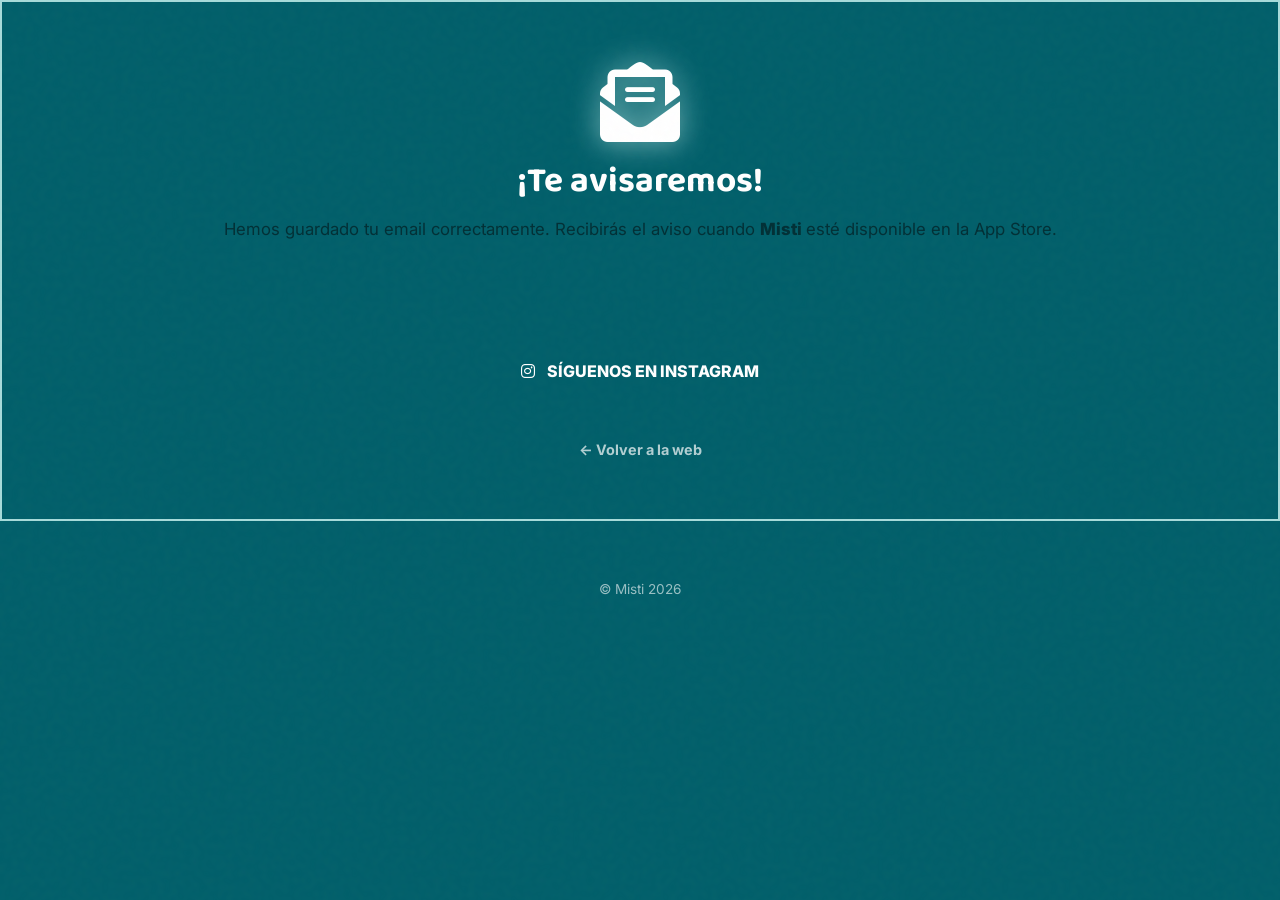
<file: gracias.html>
<!DOCTYPE html>
<html lang="es">
<head>
    <meta charset="UTF-8">
    <meta name="viewport" content="width=device-width, initial-scale=1.0">
    <title>¡Apuntado para iOS! | Misti</title>
    <link rel="icon" type="image/png" href="img/favicon.png">
    <link rel="stylesheet" href="style.css">
    <link href="https://fonts.googleapis.com/css2?family=Baloo+2:wght@600;800&family=Inter:wght@400;700;800&display=swap" rel="stylesheet">
    <link rel="stylesheet" href="https://cdnjs.cloudflare.com/ajax/libs/font-awesome/6.0.0/css/all.min.css">
    
    <style>
        /* AJUSTES CRÍTICOS PARA LECTURA */
        .success-card {
            text-align: center;
            padding: 60px 30px !important;
            border: 2px solid var(--primary-light) !important;
        }

        .success-icon {
            font-size: 5rem;
            color: var(--primary);
            filter: drop-shadow(0 0 15px rgba(167, 219, 218, 0.8));
            animation: popIn 0.6s cubic-bezier(0.175, 0.885, 0.32, 1.275);
            margin-bottom: 20px;
        }

        @keyframes popIn {
            0% { transform: scale(0); opacity: 0; }
            100% { transform: scale(1); opacity: 1; }
        }

        .thanks-title {
            font-family: 'Baloo 2', cursive;
            font-size: 2.2rem;
            color: var(--primary); /* Verde oscuro sobre blanco */
            margin-bottom: 15px;
            line-height: 1.1;
        }

        .thanks-p {
            /* FORZAMOS COLOR OSCURO PARA QUE SE LEA */
            color: #002f35 !important; 
            font-size: 1.05rem;
            line-height: 1.6;
            margin-bottom: 30px;
        }

        .highlight-text {
            color: var(--primary);
            font-weight: 800;
        }

        /* Botón de Instagram */
        .btn-instagram {
            display: flex;
            align-items: center;
            justify-content: center;
            gap: 12px;
            background: var(--primary);
            color: white !important;
            padding: 18px;
            border-radius: 18px;
            text-decoration: none;
            font-weight: 800;
            text-transform: uppercase;
            margin-bottom: 20px;
            transition: all 0.3s ease;
        }

        .btn-instagram:hover {
            transform: translateY(-3px);
            box-shadow: 0 10px 20px rgba(0, 95, 106, 0.2);
        }

        .btn-back-home {
            display: inline-block;
            color: var(--primary);
            text-decoration: none;
            font-weight: 700;
            font-size: 0.9rem;
            opacity: 0.7;
        }

        /* La onda de voz en esta página debe ser oscura */
        .voice-wave span {
            background: var(--primary) !important;
        }
    </style>
</head>
<body>

    <div class="noise"></div>

    <main class="container">
        <div class="waitlist-card success-card">
            <div class="success-icon-wrapper">
                <i class="fas fa-envelope-open-text success-icon"></i> </div>

            <h1 class="thanks-title">¡Te avisaremos!</h1>
            
            <p class="thanks-p">
                Hemos guardado tu email correctamente. Recibirás el aviso cuando <span class="highlight-text">Misti </span> esté disponible en la App Store.
            </p>

            <div class="voice-wave" style="margin-bottom: 35px;">
                <span></span><span></span><span></span><span></span><span></span>
            </div>

            <div class="action-buttons">
                <a href="https://www.instagram.com/mistiappoficial/" target="_blank" class="btn-instagram">
                    <i class="fab fa-instagram"></i> Síguenos en instagram
                </a>
                <br>
                <a href="index.html" class="btn-back-home">← Volver a la web</a>
            </div>
        </div>

        <footer class="footer">
            <div class="legal-footer" style="color: white; opacity: 0.6;">
                © Misti 2026
            </div>
        </footer>
    </main>

</body>
</html>
</file>
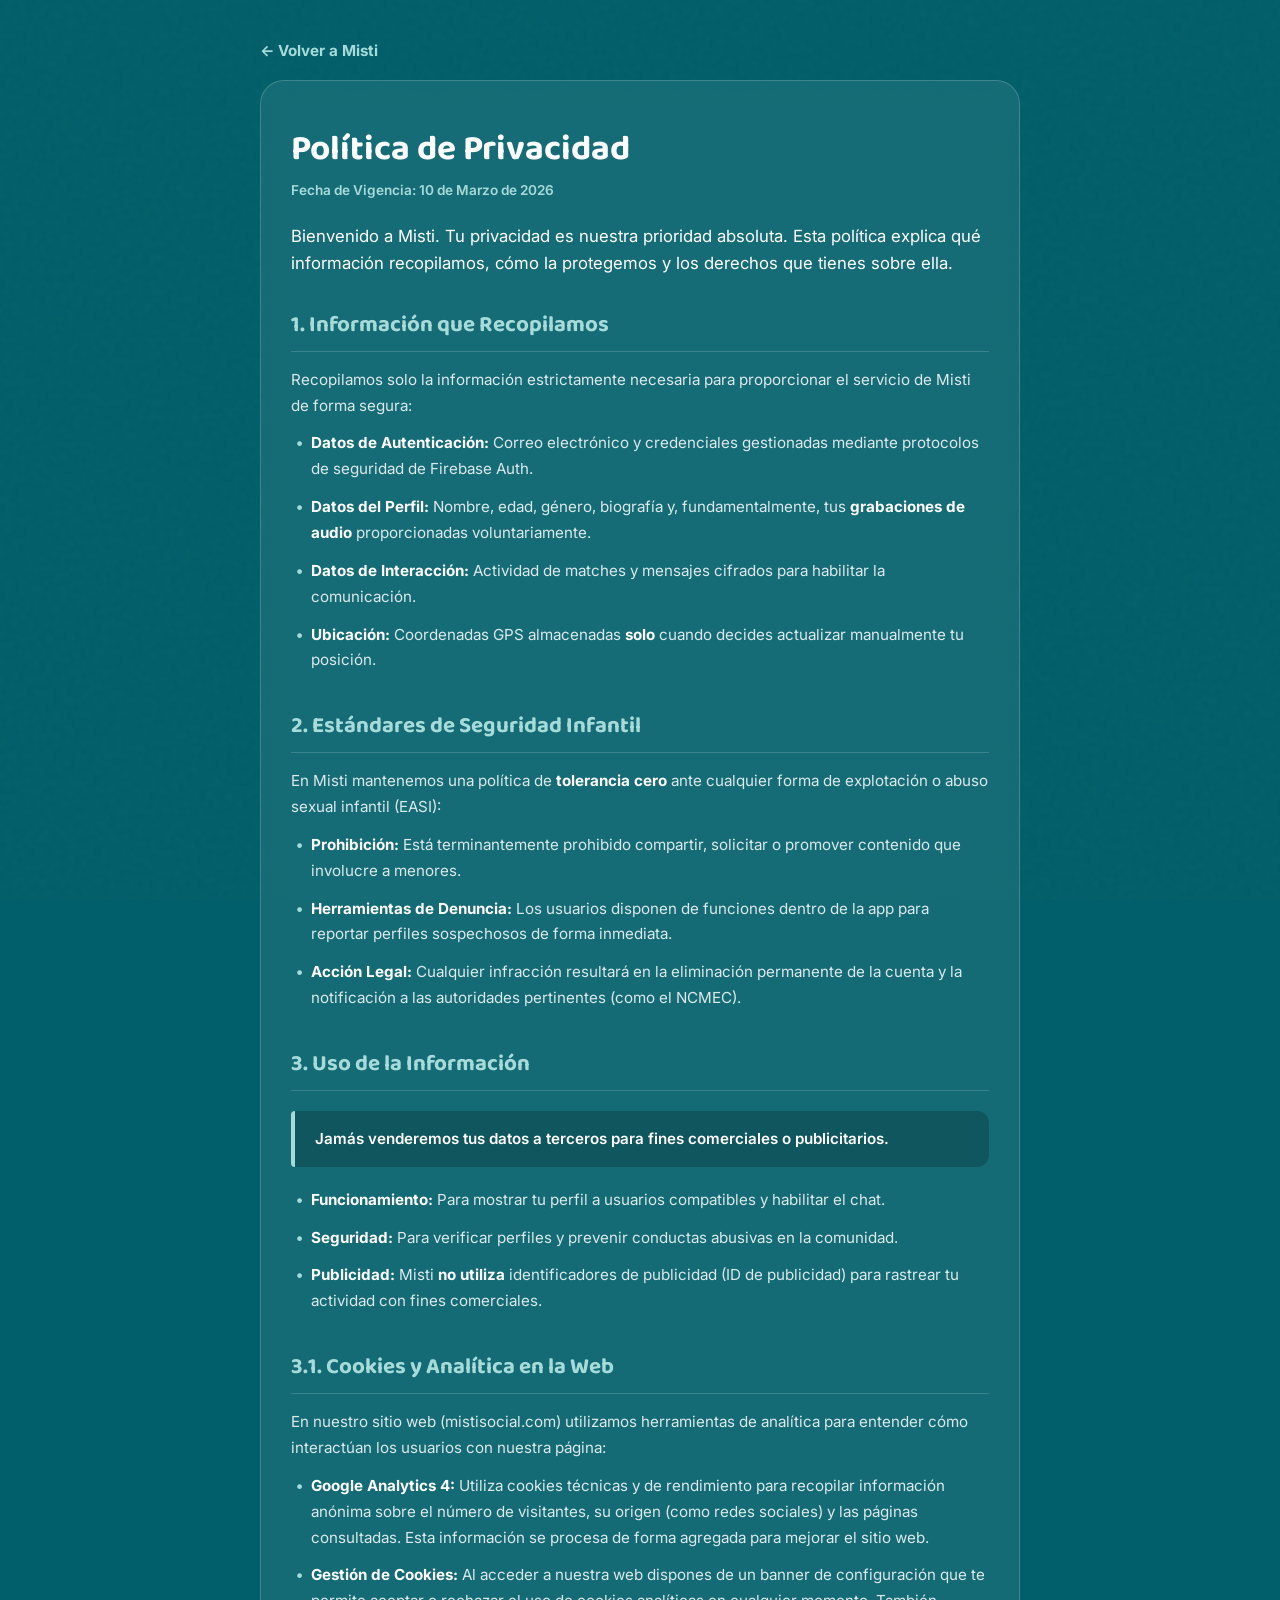
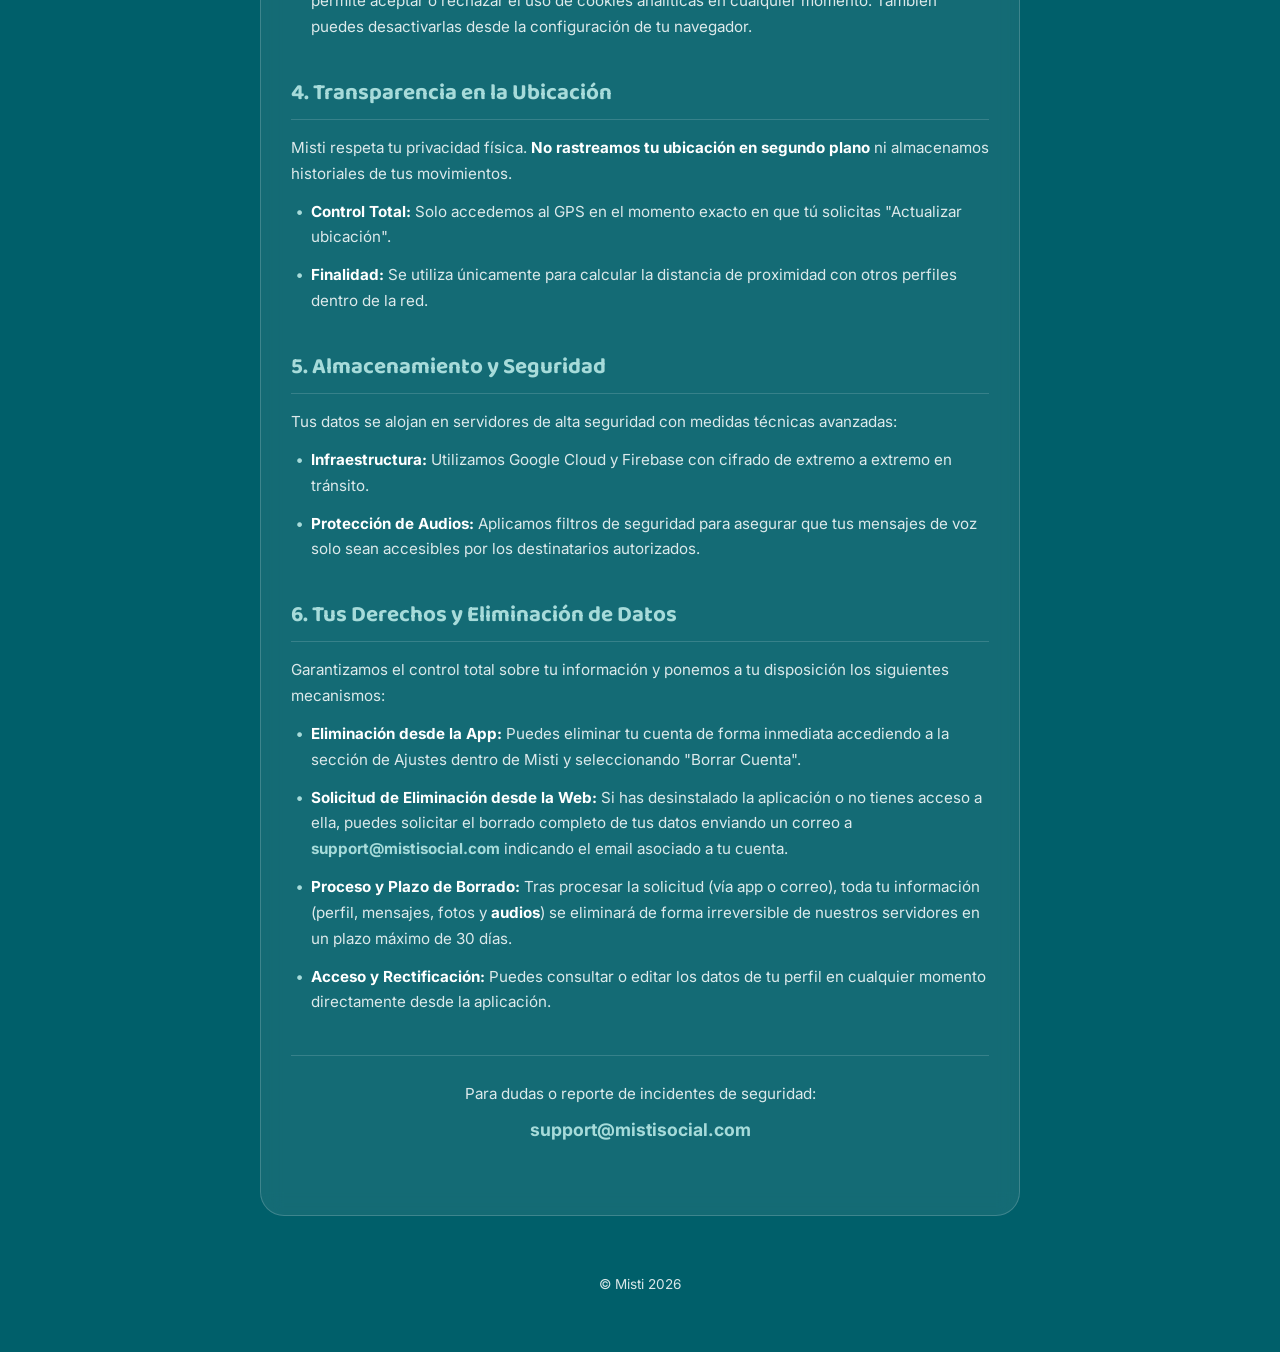
<file: privacidad.html>
<!DOCTYPE html>
<html lang="es">
<head>
    <meta charset="UTF-8">
    <meta name="viewport" content="width=device-width, initial-scale=1.0">
    <title>Política de Privacidad | Misti</title>
    <link rel="icon" type="image/png" href="img/favicon.png">
    <link rel="stylesheet" href="style.css">
    <link href="https://fonts.googleapis.com/css2?family=Baloo+2:wght@600;800&family=Inter:wght@400;700;800&display=swap" rel="stylesheet">
    <style>
        /* Alineación y centrado del contenedor legal */
        .legal-wrapper {
            max-width: 800px;
            margin: 0 auto;
            padding: 40px 20px;
            position: relative;
            z-index: 2;
        }

        .legal-card { 
            text-align: left; 
            background: rgba(255, 255, 255, 0.08);
            border: 1px solid var(--card-border);
            backdrop-filter: blur(10px);
            border-radius: 24px;
            padding: 40px 30px;
            margin: 0 auto; 
        }

        .legal-card h1 { 
            font-family: 'Baloo 2', cursive; 
            color: #ffffff; 
            font-size: 2.2rem; 
            margin-bottom: 5px; 
        }

        .effective-date { 
            color: var(--primary-light); 
            font-size: 0.85rem; 
            margin-bottom: 25px; 
            display: block; 
            font-weight: 600;
        }

        .legal-intro {
            color: #ffffff;
            font-size: 1.05rem;
            line-height: 1.6;
            margin-bottom: 30px;
        }
        /* Estilos personalizados para enlaces dentro de las secciones legales */
        .legal-section a {
            color: var(--primary-light);
            text-decoration: none;
            font-weight: 700;
            transition: opacity 0.2s ease;
        }

        .legal-section a:hover {
            opacity: 0.8;
            text-decoration: underline;
        }

        .legal-section { margin-bottom: 35px; }
        
        .legal-section h2 { 
            font-family: 'Baloo 2', cursive; 
            color: var(--primary-light); 
            font-size: 1.4rem; 
            margin-bottom: 15px; 
            border-bottom: 1px solid rgba(255, 255, 255, 0.15);
            padding-bottom: 8px;
        }
        
        .legal-section p, .legal-section li { 
            color: var(--text-muted); 
            font-size: 0.95rem; 
            line-height: 1.7; 
            margin-bottom: 12px;
        }
        
        .legal-section ul { padding-left: 20px; list-style-type: none; }
        .legal-section ul li::before {
            content: "•";
            color: var(--primary-light);
            font-weight: bold;
            display: inline-block;
            width: 1em;
            margin-left: -1em;
        }

        .highlight-box {
            background: rgba(0, 0, 0, 0.2);
            border-left: 4px solid var(--primary-light);
            padding: 15px 20px;
            margin: 20px 0;
            border-radius: 4px 12px 12px 4px;
        }

        .highlight-box p {
            color: #ffffff !important;
            font-weight: 600;
        }

        .back-link { 
            display: inline-block; 
            color: var(--primary-light); 
            text-decoration: none; 
            font-weight: 700; 
            margin-bottom: 20px; 
            font-size: 0.95rem; 
            transition: transform 0.2s ease;
        }
        .back-link:hover { 
            text-decoration: underline; 
            transform: translateX(-3px);
        }
        
        strong { color: #ffffff; font-weight: 700; }
        .contact-email { color: var(--primary-light); font-size: 1.1rem; }
    </style>
</head>
<body>

    <div class="noise"></div>

    <main class="legal-wrapper">
        <a href="index.html" class="back-link">← Volver a Misti</a>
        
        <article class="legal-card">
            <h1>Política de Privacidad</h1>
            <span class="effective-date">Fecha de Vigencia: 10 de Marzo de 2026</span>

            <p class="legal-intro">
                Bienvenido a Misti. Tu privacidad es nuestra prioridad absoluta. Esta política explica qué información recopilamos, cómo la protegemos y los derechos que tienes sobre ella.
            </p>

            <section class="legal-section">
                <h2>1. Información que Recopilamos</h2>
                <p>Recopilamos solo la información estrictamente necesaria para proporcionar el servicio de Misti de forma segura:</p>
                <ul>
                    <li><strong>Datos de Autenticación:</strong> Correo electrónico y credenciales gestionadas mediante protocolos de seguridad de Firebase Auth.</li>
                    <li><strong>Datos del Perfil:</strong> Nombre, edad, género, biografía y, fundamentalmente, tus <strong>grabaciones de audio</strong> proporcionadas voluntariamente.</li>
                    <li><strong>Datos de Interacción:</strong> Actividad de matches y mensajes cifrados para habilitar la comunicación.</li>
                    <li><strong>Ubicación:</strong> Coordenadas GPS almacenadas <strong>solo</strong> cuando decides actualizar manualmente tu posición.</li>
                </ul>
            </section>

            <section class="legal-section">
                <h2>2. Estándares de Seguridad Infantil</h2>
                <p>En Misti mantenemos una política de <strong>tolerancia cero</strong> ante cualquier forma de explotación o abuso sexual infantil (EASI):</p>
                <ul>
                    <li><strong>Prohibición:</strong> Está terminantemente prohibido compartir, solicitar o promover contenido que involucre a menores.</li>
                    <li><strong>Herramientas de Denuncia:</strong> Los usuarios disponen de funciones dentro de la app para reportar perfiles sospechosos de forma inmediata.</li>
                    <li><strong>Acción Legal:</strong> Cualquier infracción resultará en la eliminación permanente de la cuenta y la notificación a las autoridades pertinentes (como el NCMEC).</li>
                </ul>
            </section>

            <section class="legal-section">
                <h2>3. Uso de la Información</h2>
                <div class="highlight-box">
                    <p style="margin-bottom: 0;">Jamás venderemos tus datos a terceros para fines comerciales o publicitarios.</p>
                </div>
                <ul>
                    <li><strong>Funcionamiento:</strong> Para mostrar tu perfil a usuarios compatibles y habilitar el chat.</li>
                    <li><strong>Seguridad:</strong> Para verificar perfiles y prevenir conductas abusivas en la comunidad.</li>
                    <li><strong>Publicidad:</strong> Misti <strong>no utiliza</strong> identificadores de publicidad (ID de publicidad) para rastrear tu actividad con fines comerciales.</li>
                </ul>
            </section>
            <section class="legal-section">
                <h2>3.1. Cookies y Analítica en la Web</h2>
                <p>En nuestro sitio web (mistisocial.com) utilizamos herramientas de analítica para entender cómo interactúan los usuarios con nuestra página:</p>
                <ul>
                    <li><strong>Google Analytics 4:</strong> Utiliza cookies técnicas y de rendimiento para recopilar información anónima sobre el número de visitantes, su origen (como redes sociales) y las páginas consultadas. Esta información se procesa de forma agregada para mejorar el sitio web.</li>
                    <li><strong>Gestión de Cookies:</strong> Al acceder a nuestra web dispones de un banner de configuración que te permite aceptar o rechazar el uso de cookies analíticas en cualquier momento. También puedes desactivarlas desde la configuración de tu navegador.</li>
                </ul>
            </section>

            <section class="legal-section">
                <h2>4. Transparencia en la Ubicación</h2>
                <p>Misti respeta tu privacidad física. <strong>No rastreamos tu ubicación en segundo plano</strong> ni almacenamos historiales de tus movimientos.</p>
                <ul>
                    <li><strong>Control Total:</strong> Solo accedemos al GPS en el momento exacto en que tú solicitas "Actualizar ubicación".</li>
                    <li><strong>Finalidad:</strong> Se utiliza únicamente para calcular la distancia de proximidad con otros perfiles dentro de la red.</li>
                </ul>
            </section>

            <section class="legal-section">
                <h2>5. Almacenamiento y Seguridad</h2>
                <p>Tus datos se alojan en servidores de alta seguridad con medidas técnicas avanzadas:</p>
                <ul>
                    <li><strong>Infraestructura:</strong> Utilizamos Google Cloud y Firebase con cifrado de extremo a extremo en tránsito.</li>
                    <li><strong>Protección de Audios:</strong> Aplicamos filtros de seguridad para asegurar que tus mensajes de voz solo sean accesibles por los destinatarios autorizados.</li>
                </ul>
            </section>

            <section class="legal-section">
                <h2>6. Tus Derechos y Eliminación de Datos</h2>
                <p>Garantizamos el control total sobre tu información y ponemos a tu disposición los siguientes mecanismos:</p>
                <ul>
                    <li><strong>Eliminación desde la App:</strong> Puedes eliminar tu cuenta de forma inmediata accediendo a la sección de Ajustes dentro de Misti y seleccionando "Borrar Cuenta".</li>
                    <li><strong>Solicitud de Eliminación desde la Web:</strong> Si has desinstalado la aplicación o no tienes acceso a ella, puedes solicitar el borrado completo de tus datos enviando un correo a <a href="mailto:support@mistisocial.com">support@mistisocial.com</a> indicando el email asociado a tu cuenta.</li>
                    <li><strong>Proceso y Plazo de Borrado:</strong> Tras procesar la solicitud (vía app o correo), toda tu información (perfil, mensajes, fotos y <strong>audios</strong>) se eliminará de forma irreversible de nuestros servidores en un plazo máximo de 30 días.</li>
                    <li><strong>Acceso y Rectificación:</strong> Puedes consultar o editar los datos de tu perfil en cualquier momento directamente desde la aplicación.</li>
                </ul>
            </section>

            <section class="legal-section" style="margin-top: 40px; text-align: center; border-top: 1px solid rgba(255, 255, 255, 0.15); padding-top: 25px;">
                <p>Para dudas o reporte de incidentes de seguridad:</p>
                <strong class="contact-email">support@mistisocial.com</strong>
            </section>
        </article>

        <footer class="footer">
            <div class="legal-footer">
                © Misti 2026
            </div>
        </footer>
    </main>

</body>
</html>
</file>
<file: style.css>
:root {
    --bg-main: #005f6a;
    --primary-light: #a7dbda;
    --text-main: #ffffff;
    --text-muted: rgba(255, 255, 255, 0.85);
    --card-bg: rgba(255, 255, 255, 0.1);
    --card-border: rgba(255, 255, 255, 0.18);
}

* { 
    box-sizing: border-box; 
    transition: all 0.3s ease;
    margin: 0;
    padding: 0;
}

html {
    scroll-behavior: smooth;
}

/* FONDO ÚNICO SÓLIDO #005f6a SIN DEGRADADOS */
body {
    font-family: 'Inter', sans-serif;
    background-color: var(--bg-main);
    color: var(--text-main);
    overflow-x: hidden;
}

/* TEXTURA SUAVE OPCIONAL DE RUIDO */
.noise {
    position: fixed; top: 0; left: 0; width: 100%; height: 100%;
    opacity: 0.03; pointer-events: none; z-index: 1;
    background-image: url("data:image/svg+xml,%3Csvg viewBox='0 0 200 200' xmlns='http://www.w3.org/2000/svg'%3E%3Cfilter id='n'%3E%3CfeTurbulence type='fractalNoise' baseFrequency='0.65'/%3E%3C/filter%3E%3Crect width='100%25' height='100%25' filter='url(%23n)'/%3E%3C/svg%3E");
}

/* CONTENEDOR PRINCIPAL */
.main-wrapper {
    max-width: 1100px;
    margin: 0 auto;
    padding: 50px 20px 40px;
    position: relative;
    z-index: 2;
}

/* LOGO MISTI PRINCIPAL EN HERO */
.logo-hero-container {
    margin-bottom: 25px;
}

.main-logo {
    max-width: 240px;
    height: auto;
}

/* HERO SECTION */
.hero-section {
    display: flex;
    flex-direction: column;
    align-items: center;
    gap: 40px;
    text-align: center;
    margin-bottom: 80px;
}

@media (min-width: 900px) {
    .hero-section {
        flex-direction: row;
        text-align: left;
        justify-content: space-between;
    }
    .hero-content {
        max-width: 550px;
    }
}

.badge {
    display: inline-block;
    background: rgba(255, 255, 255, 0.15);
    border: 1px solid rgba(255, 255, 255, 0.3);
    color: var(--text-main);
    padding: 6px 16px;
    border-radius: 30px;
    font-size: 0.85rem;
    font-weight: 600;
    margin-bottom: 20px;
}

.headline {
    font-family: 'Baloo 2', cursive;
    font-size: 2.2rem;
    line-height: 1.1;
    margin-bottom: 15px;
    color: #ffffff;
}

.sub-headline {
    font-size: 1.15rem;
    color: var(--text-muted);
    line-height: 1.5;
    margin-bottom: 25px;
}

/* ONDA DE VOZ ANIMADA */
.voice-wave {
    display: flex;
    align-items: center;
    gap: 6px;
    height: 35px;
    margin-bottom: 30px;
}

@media (max-width: 899px) {
    .voice-wave { justify-content: center; }
}

.voice-wave span {
    width: 4px;
    height: 12px;
    background: var(--primary-light);
    border-radius: 10px;
    animation: wave 1.2s infinite ease-in-out;
}

.voice-wave span:nth-child(2) { animation-delay: 0.15s; }
.voice-wave span:nth-child(3) { animation-delay: 0.3s; }
.voice-wave span:nth-child(4) { animation-delay: 0.45s; }
.voice-wave span:nth-child(5) { animation-delay: 0.6s; }
.voice-wave span:nth-child(6) { animation-delay: 0.75s; }

@keyframes wave {
    0%, 100% { height: 10px; opacity: 0.5; }
    50% { height: 35px; opacity: 1; }
}

/* MOCKUP REALISTA IPHONE */
.hero-mockup {
    position: relative;
    display: flex;
    justify-content: center;
    align-items: center;
    width: 100%;
    max-width: 320px;
}

.phone-container {
    position: relative;
    width: 280px;
    height: 570px;
}

/* BOTONES FÍSICOS LATERALES */
.phone-btn {
    position: absolute;
    background: #1a1a1b;
    border-radius: 2px;
}

.phone-btn-vol-up {
    left: -11px;
    top: 110px;
    width: 3px;
    height: 42px;
}

.phone-btn-vol-down {
    left: -11px;
    top: 165px;
    width: 3px;
    height: 42px;
}

.phone-btn-power {
    right: -11px;
    top: 135px;
    width: 3px;
    height: 55px;
}

/* MARCO EXTERNO Y SOMBRA 3D */
.phone-frame {
    width: 100%;
    height: 100%;
    background: #000;
    border-radius: 48px;
    border: 9px solid #1c1c1e; /* Bisel oscuro tipo titanio */
    box-shadow: 
        0 0 0 1px rgba(255, 255, 255, 0.15), /* Línea de reflejo externa */
        0 30px 60px -12px rgba(0, 0, 0, 0.5), /* Sombra profunda */
        0 18px 36px -18px rgba(0, 0, 0, 0.4);
    overflow: hidden;
    position: relative;
}

/* ISLA DINÁMICA (DYNAMIC ISLAND) */
.phone-notch {
    position: absolute;
    top: 12px;
    left: 50%;
    transform: translateX(-50%);
    width: 82px;
    height: 22px;
    background: #000;
    border-radius: 20px;
    z-index: 10;
    box-shadow: 0 0 2px rgba(255, 255, 255, 0.1);
}

/* EFECTO DE CRISTAL / BRILLO EN PANTALLA */
.phone-glare {
    position: absolute;
    top: 0;
    left: 0;
    width: 100%;
    height: 100%;
    background: linear-gradient(
        125deg,
        rgba(255, 255, 255, 0.2) 0%,
        rgba(255, 255, 255, 0.05) 35%,
        rgba(255, 255, 255, 0) 55%
    );
    pointer-events: none;
    z-index: 5;
}

/* PANTALLA INTERNA */
.phone-screen {
    width: 100%;
    height: 100%;
    object-fit: cover;
    object-position: center;
    display: block;
    border-radius: 38px;
}

/* BOTONES DE TIENDA SIMÉTRICOS Y UNIFICADOS */
.store-container { 
    display: flex;
    flex-wrap: wrap;
    align-items: center;
    gap: 12px;
}

.hero-stores {
    margin-top: 10px;
}

@media (max-width: 899px) {
    .hero-stores { 
        justify-content: center; 
    }
}

.footer-stores {
    justify-content: center;
    width: 100%;
}

.store-button {
    display: inline-flex;
    align-items: center;
    justify-content: center;
    height: 52px;
    text-decoration: none;
    border-radius: 9px; /* Curvatura idéntica a la insignia de Apple */
    overflow: hidden; /* Asegura que el contenido respete los bordes */
}

.store-button img {
    transition: transform 0.2s ease;
}

.store-button:hover img { 
    transform: scale(1.04); 
}

/* App Store Image */
.app-store-img {
    height: 52px;
    width: auto;
    object-fit: contain;
}

/* Google Play Image (con borde simulado fino idéntico) */
.play-store-img {
    height: 78px;
    width: auto;
    margin: -13px;
    object-fit: contain;
    border-radius: 20px;
    /* Recorta la imagen a 52px, añade bordes redondeados de 9px y el borde fino blanco al 30% de opacidad */
    clip-path: inset(13px round 9px);
    border: 1px solid rgba(255, 255, 255, 0.35);
    box-sizing: border-box;
}
/* SHOWCASE Y CARDS MEJORADAS */
.showcase-section { margin: 80px 0; }
.section-title { text-align: center; margin-bottom: 50px; }
.section-title h2 { font-family: 'Baloo 2', cursive; font-size: 2.2rem; margin-bottom: 8px; }
.section-title p { color: var(--text-muted); }

.cards-grid {
    display: grid;
    grid-template-columns: 1fr;
    gap: 25px;
}

@media (min-width: 768px) {
    .cards-grid { grid-template-columns: repeat(3, 1fr); }
}

.feature-card {
    background: var(--card-bg);
    border: 1px solid var(--card-border);
    backdrop-filter: blur(10px);
    border-radius: 24px;
    padding: 20px;
    display: flex;
    flex-direction: column;
    align-items: center;
    transition: transform 0.3s ease, border-color 0.3s ease, box-shadow 0.3s ease;
}

.feature-card:hover {
    transform: translateY(-8px);
    border-color: rgba(255, 255, 255, 0.4);
    box-shadow: 0 15px 35px rgba(0, 0, 0, 0.2);
}

.card-image {
    width: 100%;
    height: 380px;
    border-radius: 16px;
    overflow: hidden;
    margin-bottom: 20px;
    background: rgba(0, 0, 0, 0.1);
}

.card-image img {
    width: 100%;
    height: 100%;
    object-fit: cover;
    object-position: center top;
    display: block;
    transition: transform 0.5s ease;
}

.feature-card:hover .card-image img {
    transform: scale(1.04);
}

.card-text { text-align: center; }

.step-badge {
    font-size: 0.75rem;
    font-weight: 800;
    text-transform: uppercase;
    letter-spacing: 1px;
    color: var(--bg-main);
    background: var(--primary-light);
    padding: 4px 12px;
    border-radius: 12px;
    display: inline-block;
    margin-bottom: 10px;
}

.card-text h3 { font-family: 'Baloo 2'; font-size: 1.3rem; margin-bottom: 8px; }
.card-text p { font-size: 0.9rem; color: var(--text-muted); line-height: 1.4; }

/* BANNER DE CONFIANZA */
.trust-banner {
    display: flex;
    flex-direction: column;
    gap: 20px;
    background: rgba(255, 255, 255, 0.08);
    border: 1px solid var(--card-border);
    border-radius: 20px;
    padding: 25px;
    margin: 60px 0;
}

@media (min-width: 600px) {
    .trust-banner {
        flex-direction: row;
        justify-content: space-around;
    }
}

.trust-item {
    display: flex;
    align-items: center;
    gap: 15px;
}

.trust-item i {
    font-size: 2rem;
    color: var(--primary-light);
}

.trust-item h4 {
    font-size: 1rem;
    margin-bottom: 2px;
}

.trust-item p {
    font-size: 0.85rem;
    color: var(--text-muted);
}

/* CTA SECTION */
.cta-section {
    text-align: center;
    background: rgba(255, 255, 255, 0.08);
    border: 1px solid var(--card-border);
    border-radius: 30px;
    padding: 50px 20px;
    margin: 60px 0;
    display: flex;
    flex-direction: column;
    align-items: center;
}

.cta-section h2 {
    font-family: 'Baloo 2';
    font-size: 2rem;
    margin-bottom: 10px;
}

.cta-section p {
    color: var(--text-muted);
    margin-bottom: 30px;
}

/* FOOTER */
.footer { 
    margin-top: 60px; 
    text-align: center; 
    padding-bottom: 20px;
}
.social-links { margin-bottom: 15px; }
.social-links a { 
    color: white; 
    font-size: 1.5rem; 
    margin: 0 12px; 
    opacity: 0.8;
}
.social-links a:hover { opacity: 1; color: var(--primary-light); }
.legal-footer { font-size: 0.85rem; color: var(--text-muted); }
.legal-footer a { color: var(--text-muted); text-decoration: none; }
.legal-footer a:hover { color: white; }
.legal-footer .separator { margin: 0 8px; }

/* PRELOADER */
#preloader {
    position: fixed;
    top: 0; left: 0;
    width: 100%; height: 100%;
    background: var(--bg-main);
    display: flex;
    justify-content: center;
    align-items: center;
    z-index: 9999;
    transition: opacity 0.6s ease, visibility 0.6s;
}

#preloader.hidden {
    opacity: 0;
    visibility: hidden;
}

.loader-logo img {
    width: 180px;
    height: auto;
}

/* SECCIÓN DE SOPORTE Y CONTACTO */
.support-section {
    margin: 60px 0;
}

.support-card {
    background: rgba(255, 255, 255, 0.08);
    border: 1px solid var(--card-border);
    backdrop-filter: blur(10px);
    border-radius: 24px;
    padding: 35px 25px;
    text-align: center;
}

.support-header .support-icon {
    font-size: 2.5rem;
    color: var(--primary-light);
    margin-bottom: 15px;
}

.support-header h2 {
    font-family: 'Baloo 2', cursive;
    font-size: 1.8rem;
    margin-bottom: 8px;
}

.support-header p {
    color: var(--text-muted);
    font-size: 0.95rem;
    margin-bottom: 25px;
}

.support-info {
    display: flex;
    flex-direction: column;
    gap: 20px;
    align-items: center;
    justify-content: center;
}

@media (min-width: 650px) {
    .support-info {
        flex-direction: row;
        gap: 40px;
    }
}

.info-item {
    display: flex;
    align-items: center;
    gap: 12px;
    text-align: left;
    background: rgba(0, 0, 0, 0.15);
    padding: 12px 20px;
    border-radius: 12px;
    width: 100%;
    max-width: 380px;
}

.info-item i {
    font-size: 1.3rem;
    color: var(--primary-light);
}

.info-item strong {
    display: block;
    font-size: 0.85rem;
    color: #ffffff;
}

.info-item a {
    color: var(--primary-light);
    text-decoration: underline;
    font-size: 0.95rem;
    word-break: break-all;
}

.info-item p {
    font-size: 0.85rem;
    color: var(--text-muted);
}
</file>
